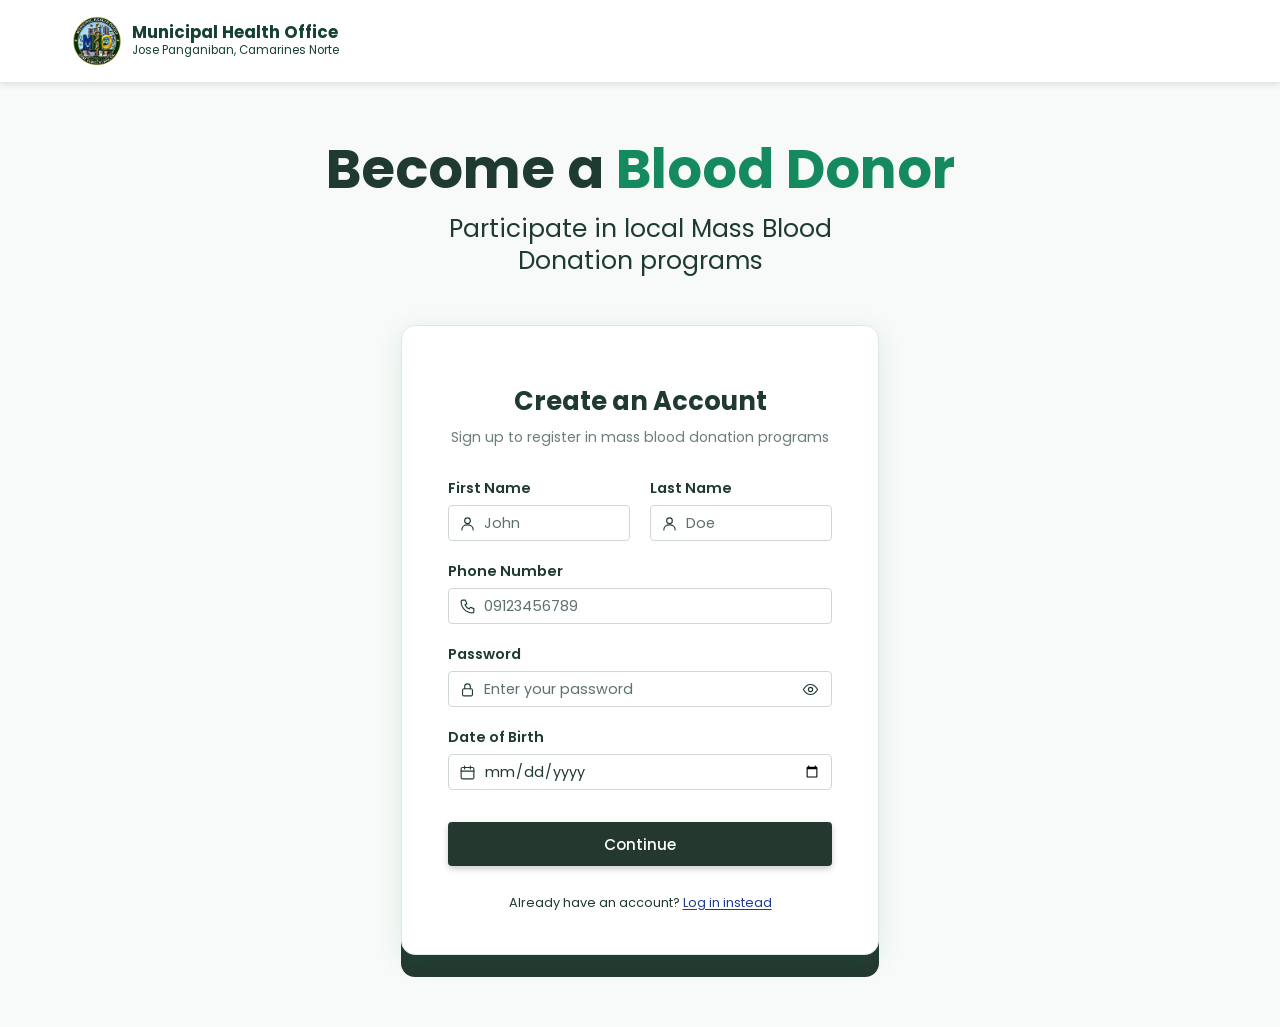
<file: Authentication/create-account1.html>
<!doctype html>
<html lang="en">
  <head>
    <meta charset="UTF-8" />
    <meta name="viewport" content="width=device-width, initial-scale=1" />
    <title>Create an Account | Municipal Health Office</title>
    <link rel="preconnect" href="https://fonts.googleapis.com" />
    <link rel="preconnect" href="https://fonts.gstatic.com" crossorigin />
    <link
      href="https://fonts.googleapis.com/css2?family=Poppins:wght@400;500;600;700&display=swap"
      rel="stylesheet"
    />
    <link rel="stylesheet" href="styles.css" />
  </head>
  <body>
    <header class="site-header">
      <a class="brand" href="https://your-municipal-website.gov.ph">
        <img
          class="brand-logo"
          src="/Media/MHO Logo.png"
          alt="Municipal Health Office seal"
        />
        <span>
          <span class="brand-name">Municipal Health Office</span>
          <span class="brand-sub">Jose Panganiban, Camarines Norte</span>
        </span>
      </a>
    </header>

    <main>
      <section class="hero">
        <h1>Become a <span>Blood Donor</span></h1>
        <p>Participate in local Mass Blood Donation programs</p>
      </section>

      <div class="card-wrap">
        <div class="card">
          <h2>Create an Account</h2>
          <p class="lead">
            Sign up to register in mass blood donation programs
          </p>

          <form id="form" novalidate>
            <div class="row">
              <div class="field">
                <label for="firstName">First Name</label>
                <div class="input">
                  <svg viewBox="0 0 24 24">
                    <circle cx="12" cy="8" r="4" />
                    <path d="M4 21c0-4.4 3.6-7 8-7s8 2.6 8 7" />
                  </svg>
                  <input
                    id="firstName"
                    type="text"
                    placeholder="John"
                    autocomplete="given-name"
                    data-rule="required"
                  />
                </div>
                <p class="error-msg">Enter your first name.</p>
              </div>
              <div class="field">
                <label for="lastName">Last Name</label>
                <div class="input">
                  <svg viewBox="0 0 24 24">
                    <circle cx="12" cy="8" r="4" />
                    <path d="M4 21c0-4.4 3.6-7 8-7s8 2.6 8 7" />
                  </svg>
                  <input
                    id="lastName"
                    type="text"
                    placeholder="Doe"
                    autocomplete="family-name"
                    data-rule="required"
                  />
                </div>
                <p class="error-msg">Enter your last name.</p>
              </div>
            </div>

            <div class="field">
              <label for="phone">Phone Number</label>
              <div class="input">
                <svg viewBox="0 0 24 24">
                  <path
                    d="M5 3h4l2 5-2.5 1.5a11 11 0 0 0 6 6L16 13l5 2v4a2 2 0 0 1-2 2A16 16 0 0 1 3 5a2 2 0 0 1 2-2z"
                  />
                </svg>
                <input
                  id="phone"
                  type="tel"
                  inputmode="numeric"
                  maxlength="11"
                  placeholder="09123456789"
                  autocomplete="tel"
                  data-rule="phone"
                />
              </div>
              <p class="error-msg">
                Enter an 11-digit mobile number starting with 09.
              </p>
            </div>

            <div class="field">
              <label for="pw1">Password</label>
              <div class="input">
                <svg viewBox="0 0 24 24">
                  <rect x="5" y="11" width="14" height="10" rx="2" />
                  <path d="M8 11V8a4 4 0 0 1 8 0v3" />
                </svg>
                <input
                  id="pw1"
                  type="password"
                  placeholder="Enter your password"
                  autocomplete="new-password"
                  data-rule="password"
                />
                <button
                  type="button"
                  class="toggle-pw"
                  data-toggle="pw1"
                  aria-label="Show password"
                ></button>
              </div>
              <p class="error-msg">Use at least 8 characters.</p>
            </div>

            <div class="field">
              <label for="dob">Date of Birth</label>
              <div class="input">
                <svg viewBox="0 0 24 24">
                  <rect x="3" y="5" width="18" height="16" rx="2" />
                  <path d="M3 10h18M8 3v4M16 3v4" />
                </svg>
                <input
                  id="dob"
                  type="date"
                  autocomplete="bday"
                  data-rule="dob"
                />
              </div>
              <p class="error-msg">You must be 18 or older to donate blood.</p>
            </div>

            <button class="btn" type="submit">Continue</button>
            <p class="switch">
              Already have an account? <a href="signin.html">Log in instead</a>
            </p>
          </form>
        </div>
      </div>
    </main>

    <script src="config.js"></script>
    <script src="api.js"></script>
    <script src="create-account1.js"></script>
  </body>
</html>
</file>
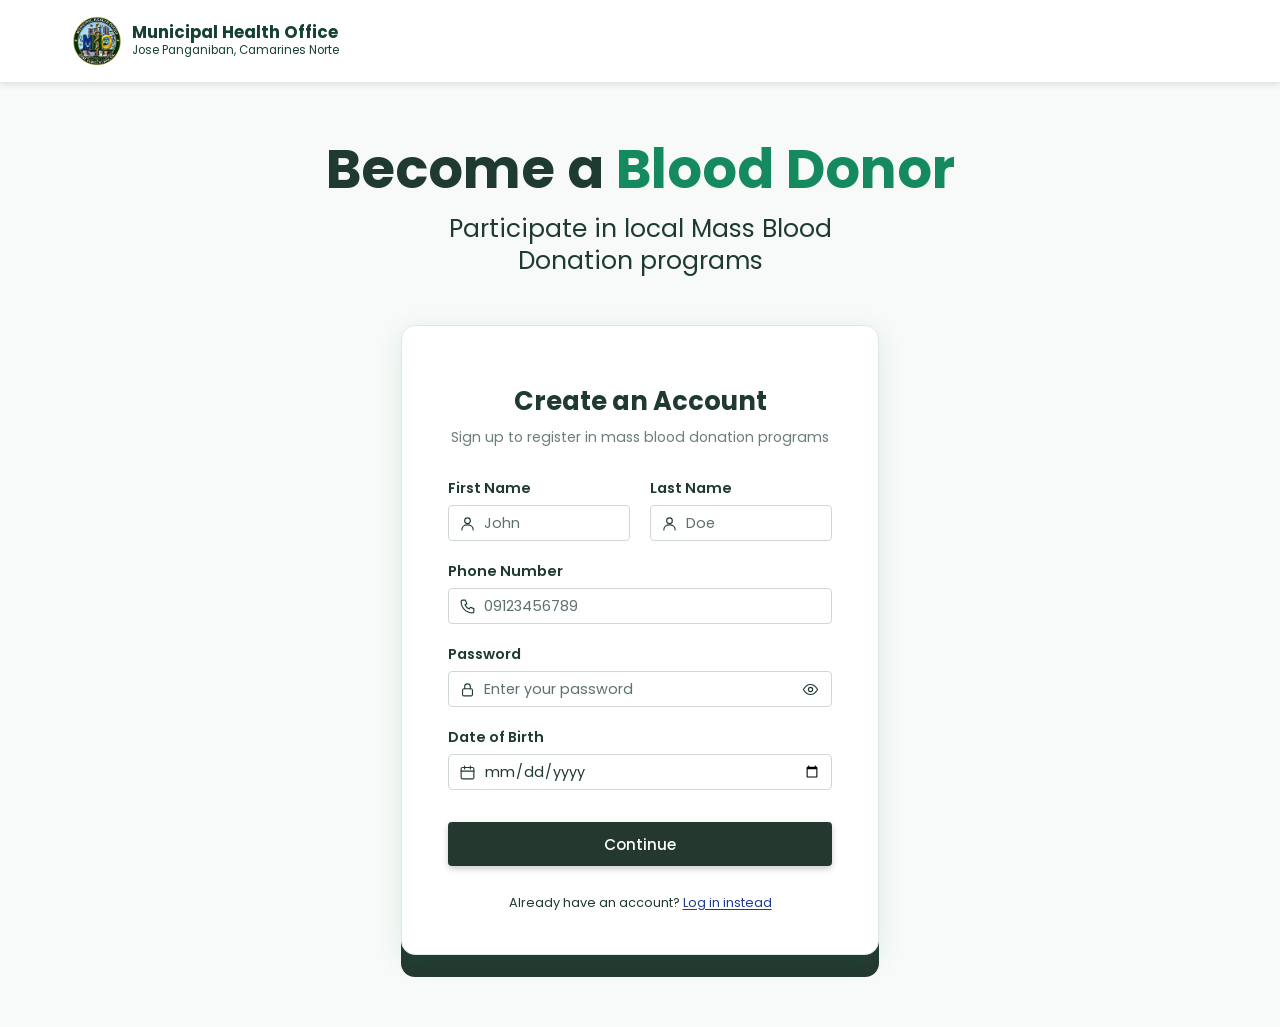
<file: Authentication/create-account2.html>
<!doctype html>
<html lang="en">
  <head>
    <meta charset="UTF-8" />
    <meta name="viewport" content="width=device-width, initial-scale=1" />
    <title>Create an Account | Municipal Health Office</title>
    <link rel="preconnect" href="https://fonts.googleapis.com" />
    <link rel="preconnect" href="https://fonts.gstatic.com" crossorigin />
    <link
      href="https://fonts.googleapis.com/css2?family=Poppins:wght@400;500;600;700&display=swap"
      rel="stylesheet"
    />
    <link rel="stylesheet" href="styles.css" />
  </head>
  <body>
    <header class="site-header">
      <a class="brand" href="https://your-municipal-website.gov.ph">
        <img
          class="brand-logo"
          src="/Media/MHO Logo.png"
          alt="Municipal Health Office seal"
        />
        <span>
          <span class="brand-name">Municipal Health Office</span>
          <span class="brand-sub">Jose Panganiban, Camarines Norte</span>
        </span>
      </a>
    </header>

    <main>
      <section class="hero">
        <h1>Become a <span>Blood Donor</span></h1>
        <p>Participate in local Mass Blood Donation programs</p>
      </section>

      <div class="card-wrap">
        <div class="card">
          <h2>Create an Account</h2>
          <p class="lead">
            Sign up to register in mass blood donation programs
          </p>

          <form id="form" novalidate>
            <div class="field">
              <label for="blood">Blood Type</label>
              <div class="input">
                <svg viewBox="0 0 24 24">
                  <path
                    d="M12 2.5c3.5 4.4 6.5 7.7 6.5 11.5a6.5 6.5 0 0 1-13 0c0-3.8 3-7.1 6.5-11.5z"
                  />
                  <path d="M12 12v4M10 14h4" />
                </svg>
                <select id="blood" data-rule="required"></select>
              </div>
              <p class="error-msg">Select your blood type.</p>
            </div>

            <div class="field">
              <label for="email">Email</label>
              <div class="input">
                <svg viewBox="0 0 24 24">
                  <rect x="3" y="5" width="18" height="14" rx="2" />
                  <path d="M3 7l9 6 9-6" />
                </svg>
                <input
                  id="email"
                  type="email"
                  placeholder="JohnDoe@gmail.com"
                  autocomplete="email"
                  data-rule="email"
                />
              </div>
              <p class="error-msg">Enter a valid email address.</p>
            </div>

            <div class="field">
              <label for="pw2">Password</label>
              <div class="input">
                <svg viewBox="0 0 24 24">
                  <rect x="5" y="11" width="14" height="10" rx="2" />
                  <path d="M8 11V8a4 4 0 0 1 8 0v3" />
                </svg>
                <input
                  id="pw2"
                  type="password"
                  placeholder="Enter your password"
                  autocomplete="new-password"
                  data-rule="password"
                />
                <button
                  type="button"
                  class="toggle-pw"
                  data-toggle="pw2"
                  aria-label="Show password"
                ></button>
              </div>
              <p class="error-msg">Use at least 8 characters.</p>
            </div>

            <div class="field">
              <label for="pw2c">Confirm Password</label>
              <div class="input">
                <svg viewBox="0 0 24 24">
                  <rect x="5" y="11" width="14" height="10" rx="2" />
                  <path d="M8 11V8a4 4 0 0 1 8 0v3" />
                </svg>
                <input
                  id="pw2c"
                  type="password"
                  placeholder="Re-enter your password"
                  autocomplete="new-password"
                  data-rule="match"
                  data-match="pw2"
                />
                <button
                  type="button"
                  class="toggle-pw"
                  data-toggle="pw2c"
                  aria-label="Show password"
                ></button>
              </div>
              <p class="error-msg">Passwords do not match.</p>
            </div>

            <label class="remember"
              ><input type="checkbox" id="remember" /> Remember Me</label
            >

            <p class="form-error" role="alert" hidden></p>
            <button class="btn" type="submit">Register</button>
            <p class="switch">
              <a href="create-account1.html">Back to previous step</a>
            </p>
          </form>

          <div class="success" id="success" role="status" hidden>
            <svg class="check" viewBox="0 0 52 52" aria-hidden="true">
              <circle cx="26" cy="26" r="24" />
              <path d="M15 27l8 8 14-16" />
            </svg>
            <p id="successMsg"></p>
            <a href="signin.html" id="successLink" hidden></a>
          </div>
        </div>
      </div>
    </main>

    <script src="config.js"></script>
    <script src="api.js"></script>
    <script src="create-account2.js"></script>
  </body>
</html>
</file>
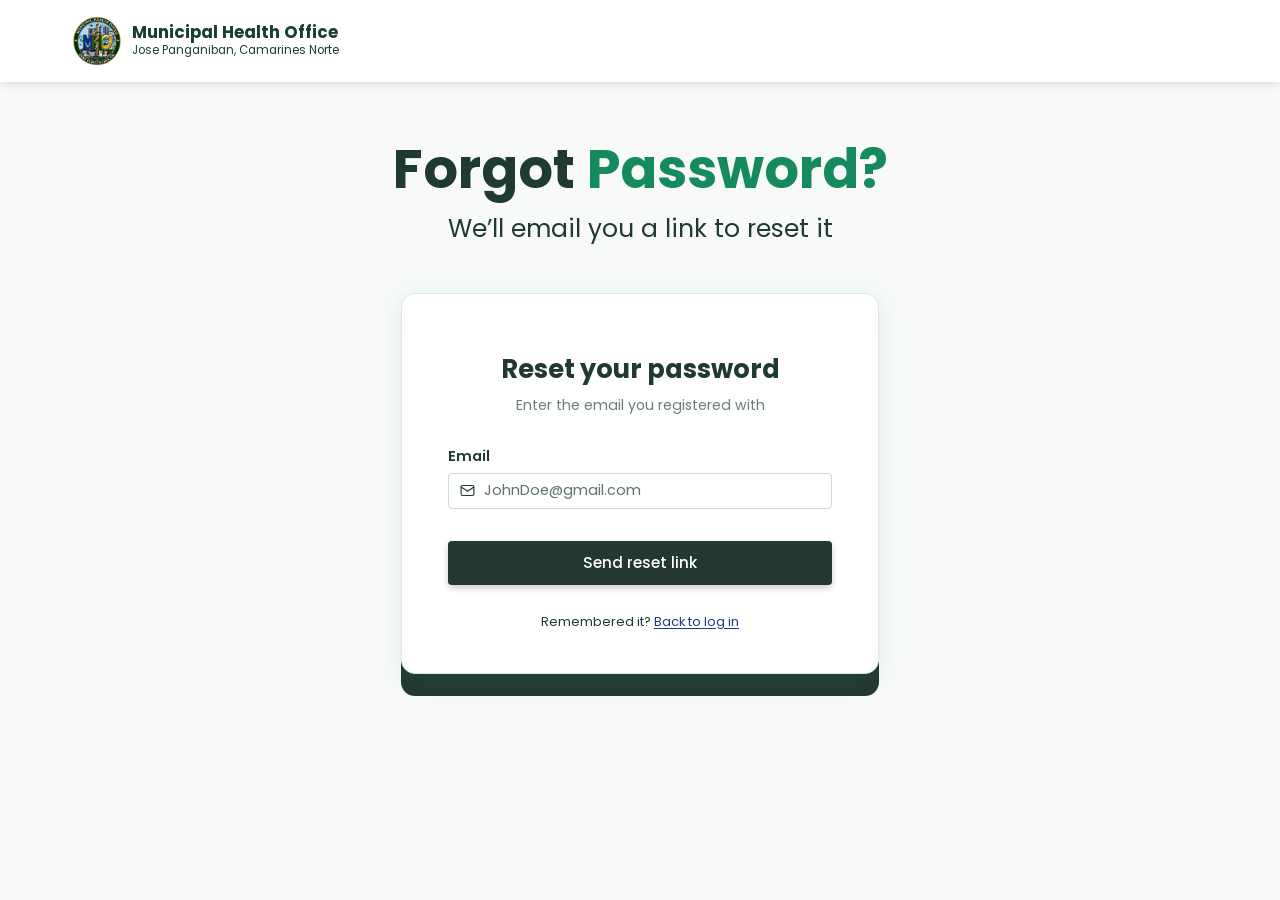
<file: Authentication/forgot-password.html>
<!doctype html>
<html lang="en">
  <head>
    <meta charset="UTF-8" />
    <meta name="viewport" content="width=device-width, initial-scale=1" />
    <title>Forgot password | Municipal Health Office</title>
    <link rel="preconnect" href="https://fonts.googleapis.com" />
    <link rel="preconnect" href="https://fonts.gstatic.com" crossorigin />
    <link
      href="https://fonts.googleapis.com/css2?family=Poppins:wght@400;500;600;700&display=swap"
      rel="stylesheet"
    />
    <link rel="stylesheet" href="styles.css" />
  </head>
  <body>
    <header class="site-header">
      <a class="brand" href="https://your-municipal-website.gov.ph">
        <img
          class="brand-logo"
          src="/Media/MHO Logo.png"
          alt="Municipal Health Office seal"
        />
        <span>
          <span class="brand-name">Municipal Health Office</span>
          <span class="brand-sub">Jose Panganiban, Camarines Norte</span>
        </span>
      </a>
    </header>

    <main>
      <section class="hero">
        <h1>Forgot <span>Password?</span></h1>
        <p>We’ll email you a link to reset it</p>
      </section>

      <div class="card-wrap">
        <div class="card">
          <h2>Reset your password</h2>
          <p class="lead">Enter the email you registered with</p>

          <form id="form" novalidate>
            <div class="field">
              <label for="email">Email</label>
              <div class="input">
                <svg viewBox="0 0 24 24">
                  <rect x="3" y="5" width="18" height="14" rx="2" />
                  <path d="M3 7l9 6 9-6" />
                </svg>
                <input
                  id="email"
                  type="email"
                  placeholder="JohnDoe@gmail.com"
                  autocomplete="email"
                  data-rule="email"
                />
              </div>
              <p class="error-msg">Enter a valid email address.</p>
            </div>

            <p class="form-error" role="alert" hidden></p>
            <button class="btn" type="submit">Send reset link</button>
            <p class="switch">
              Remembered it? <a href="signin.html">Back to log in</a>
            </p>
          </form>

          <div class="success" id="success" role="status" hidden>
            <svg class="check" viewBox="0 0 52 52" aria-hidden="true">
              <circle cx="26" cy="26" r="24" />
              <path d="M15 27l8 8 14-16" />
            </svg>
            <p id="successMsg"></p>
            <a href="signin.html" id="successLink" hidden></a>
          </div>
        </div>
      </div>
    </main>

    <script src="config.js"></script>
    <script src="api.js"></script>
    <script src="forgot-password.js"></script>
  </body>
</html>
</file>
<file: Authentication/styles.css>
:root {
  --bg: #f7faf8;
  --ink: #1f3a30;
  --ink-soft: #6b7f76;
  --green: #168a5f;
  --dark: #24382f;
  --border: #cfd8d3;
  --link: #1f3b8f;
  --error: #b3261e;
  --ease: cubic-bezier(0.2, 0.7, 0.2, 1);
}

* {
  box-sizing: border-box;
  margin: 0;
  padding: 0;
}
[hidden] {
  display: none !important;
}
html {
  font-family: "Poppins", system-ui, sans-serif;
  background: var(--bg);
  color: var(--ink);
}
body {
  min-height: 100vh;
  display: flex;
  flex-direction: column;
}

/* Header */
.site-header {
  background: #fff;
  box-shadow: 0 2px 8px rgba(0, 0, 0, 0.12);
  padding: 16px clamp(16px, 5.6vw, 108px);
}

.brand {
  display: flex;
  align-items: center;
  gap: 10px;
  text-decoration: none; /* no underline on the logo link */
  color: #16402f;
}
.brand:focus-visible {
  outline: 2px solid var(--green);
  outline-offset: 4px;
  border-radius: 6px;
}

.brand-logo {
  width: 50px;
  height: 50px;
  object-fit: cover; /* use "contain" if your logo gets cropped */
  border-radius: 50%; /* delete this line if your logo isn't round */
  flex-shrink: 0; /* keeps the logo from squishing on small screens */
}

.brand-name {
  display: block;
  font-weight: 700;
  font-size: 1.05rem;
  line-height: 1.15;
}
.brand-sub {
  display: block;
  font-size: 0.72rem;
}

/* Hero */
main {
  flex: 1;
  display: flex;
  flex-direction: column;
  align-items: center;
  padding: 56px 20px 72px;
}
.hero {
  text-align: center;
  max-width: 720px;
}
.hero h1 {
  font-size: clamp(2rem, 5vw, 3.4rem);
  font-weight: 700;
  line-height: 1.15;
}
.hero h1 span {
  color: var(--green);
}
.hero p {
  margin: 12px auto 0;
  font-size: clamp(1rem, 2vw, 1.55rem);
  line-height: 1.3;
  max-width: 430px;
}

/* Card */
.card-wrap {
  width: 100%;
  max-width: 478px;
  margin-top: 48px;
  position: relative;
}
.card-wrap::after {
  /* dark base under the card */
  content: "";
  position: absolute;
  left: 0;
  right: 0;
  bottom: -22px;
  height: 48px;
  background: var(--dark);
  border-radius: 0 0 14px 14px;
  transform-origin: top;
}
.card {
  position: relative;
  z-index: 1;
  background: #fff;
  border: 1px solid #dfe8e3;
  border-radius: 14px;
  padding: 56px 46px 42px;
  box-shadow: 0 6px 24px rgba(22, 138, 95, 0.12);
}
.card h2 {
  text-align: center;
  font-size: 1.6rem;
  font-weight: 700;
}
.card .lead {
  text-align: center;
  color: var(--ink-soft);
  font-size: 0.88rem;
  margin: 6px 0 30px;
}

/* Fields */
.row {
  display: flex;
  gap: 20px;
}
.row .field {
  flex: 1;
  min-width: 0;
}
.field {
  margin-bottom: 20px;
}
label,
.label-row span {
  display: block;
  font-weight: 600;
  font-size: 0.9rem;
  margin-bottom: 6px;
}
.label-row {
  display: flex;
  justify-content: space-between;
  align-items: baseline;
}
.label-row a {
  font-size: 0.75rem;
  color: var(--ink);
}

.input {
  display: flex;
  align-items: center;
  gap: 8px;
  height: 36px;
  padding: 0 10px;
  border: 1px solid var(--border);
  border-radius: 4px;
  background: #fff;
  transition:
    border-color 0.2s,
    box-shadow 0.2s;
}
.input:focus-within {
  border-color: var(--green);
  box-shadow: 0 0 0 3px rgba(22, 138, 95, 0.18);
}
.input svg {
  width: 17px;
  height: 17px;
  flex-shrink: 0;
  stroke: var(--ink);
  fill: none;
  stroke-width: 1.6;
  stroke-linecap: round;
  stroke-linejoin: round;
  transition: stroke 0.2s;
}
.input:focus-within > svg {
  stroke: var(--green);
}
.input input,
.input select {
  flex: 1;
  min-width: 0;
  border: 0;
  outline: 0;
  background: transparent;
  font: inherit;
  font-size: 0.9rem;
  color: var(--ink);
}
.input input::placeholder {
  color: #5d7268;
}
.toggle-pw {
  background: none;
  border: 0;
  cursor: pointer;
  display: grid;
  place-items: center;
  padding: 2px;
  border-radius: 3px;
}
.toggle-pw:hover svg {
  stroke: var(--green);
}
.toggle-pw:focus-visible {
  outline: 2px solid var(--green);
}

.field.invalid .input {
  border-color: var(--error);
}
.error-msg {
  display: none;
  color: var(--error);
  font-size: 0.75rem;
  margin-top: 4px;
}
.field.invalid .error-msg {
  display: block;
  animation: errorIn 0.25s var(--ease);
}

.remember {
  display: flex;
  align-items: center;
  gap: 8px;
  font-size: 0.75rem;
  font-weight: 400;
  margin: -8px 0 8px;
  cursor: pointer;
}
.remember input {
  width: 15px;
  height: 15px;
  accent-color: var(--green);
}

/* Buttons */
.btn {
  position: relative;
  width: 100%;
  height: 44px;
  margin-top: 12px;
  border: 0;
  border-radius: 4px;
  cursor: pointer;
  background: var(--dark);
  color: #fff;
  font: inherit;
  font-weight: 500;
  font-size: 0.95rem;
  box-shadow: 0 3px 6px rgba(0, 0, 0, 0.2);
  transition:
    background 0.2s,
    transform 0.12s,
    box-shadow 0.2s;
}
.btn:hover {
  background: #162620;
  box-shadow: 0 5px 10px rgba(0, 0, 0, 0.25);
}
.btn:active {
  transform: translateY(1px) scale(0.99);
  box-shadow: 0 1px 3px rgba(0, 0, 0, 0.25);
}
.btn:focus-visible {
  outline: 3px solid var(--green);
  outline-offset: 2px;
}
.btn.loading {
  color: transparent;
  pointer-events: none;
}
.btn.loading::after {
  content: "";
  position: absolute;
  inset: 0;
  margin: auto;
  width: 18px;
  height: 18px;
  border: 2px solid rgba(255, 255, 255, 0.35);
  border-top-color: #fff;
  border-radius: 50%;
  animation: spin 0.7s linear infinite;
}

/* Links */
.switch {
  text-align: center;
  font-size: 0.8rem;
  margin-top: 28px;
}
.switch a {
  color: var(--link);
  text-decoration: underline;
  text-underline-offset: 2px;
  transition: color 0.2s;
}
.switch a:hover {
  color: var(--green);
}
a:focus-visible {
  outline: 2px solid var(--green);
  outline-offset: 2px;
}

.form-error {
  color: var(--error);
  font-size: 0.8rem;
  text-align: center;
  margin-bottom: 10px;
  animation: errorIn 0.25s var(--ease);
}

.success {
  text-align: center;
  padding: 10px 0 6px;
  animation: fadeUp 0.4s var(--ease) both;
}
.success p {
  margin-top: 14px;
  font-weight: 500;
}
.success a {
  display: inline-block;
  margin-top: 10px;
  font-size: 0.85rem;
  color: var(--link);
}
.check {
  width: 64px;
  height: 64px;
  fill: none;
  stroke: var(--green);
  stroke-width: 3;
  stroke-linecap: round;
  stroke-linejoin: round;
}
.check circle {
  stroke-dasharray: 151;
  stroke-dashoffset: 151;
  animation: draw 0.6s var(--ease) forwards;
}
.check path {
  stroke-dasharray: 40;
  stroke-dashoffset: 40;
  animation: draw 0.4s 0.45s var(--ease) forwards;
}

/* Animations */

.hero {
  animation: fadeUp 0.6s var(--ease) both;
}
.card-wrap .card {
  animation: fadeUp 0.6s 0.12s var(--ease) both;
}
.card-wrap::after {
  animation: baseIn 0.5s 0.45s var(--ease) both;
}

.field.invalid.shake .input {
  animation: shake 0.4s;
}

@keyframes fadeUp {
  from {
    opacity: 0;
    transform: translateY(14px);
  }
  to {
    opacity: 1;
    transform: none;
  }
}
@keyframes slideFromRight {
  from {
    opacity: 0;
    transform: translateX(28px);
  }
  to {
    opacity: 1;
    transform: none;
  }
}
@keyframes slideFromLeft {
  from {
    opacity: 0;
    transform: translateX(-28px);
  }
  to {
    opacity: 1;
    transform: none;
  }
}
@keyframes baseIn {
  from {
    opacity: 0;
    transform: scaleY(0);
  }
  to {
    opacity: 1;
    transform: scaleY(1);
  }
}
@keyframes errorIn {
  from {
    opacity: 0;
    transform: translateY(-4px);
  }
  to {
    opacity: 1;
    transform: none;
  }
}
@keyframes shake {
  20%,
  60% {
    transform: translateX(-5px);
  }
  40%,
  80% {
    transform: translateX(5px);
  }
}
@keyframes spin {
  to {
    transform: rotate(360deg);
  }
}
@keyframes draw {
  to {
    stroke-dashoffset: 0;
  }
}

/* ===== Media queries ===== */
@media (max-width: 900px) {
  main {
    padding: 44px 20px 64px;
  }
  .card-wrap {
    margin-top: 36px;
  }
}
@media (max-width: 600px) {
  .site-header {
    padding: 12px 16px;
  }
  .brand-logo {
    width: 42px;
    height: 42px;
  }
  .brand-name {
    font-size: 0.95rem;
  }
  main {
    padding: 32px 16px 56px;
  }
  .card {
    padding: 36px 22px 30px;
  }
  .card h2 {
    font-size: 1.35rem;
  }
  .row {
    flex-direction: column;
    gap: 0;
  }
  .card-wrap::after {
    bottom: -16px;
    height: 36px;
  }
}
@media (max-width: 360px) {
  .card {
    padding: 30px 16px 26px;
  }
  .switch {
    font-size: 0.74rem;
  }
}
@media (prefers-reduced-motion: reduce) {
  *,
  *::before,
  *::after {
    animation: none !important;
    transition: none !important;
  }
  .check circle,
  .check path {
    stroke-dashoffset: 0;
  }
}
</file>
